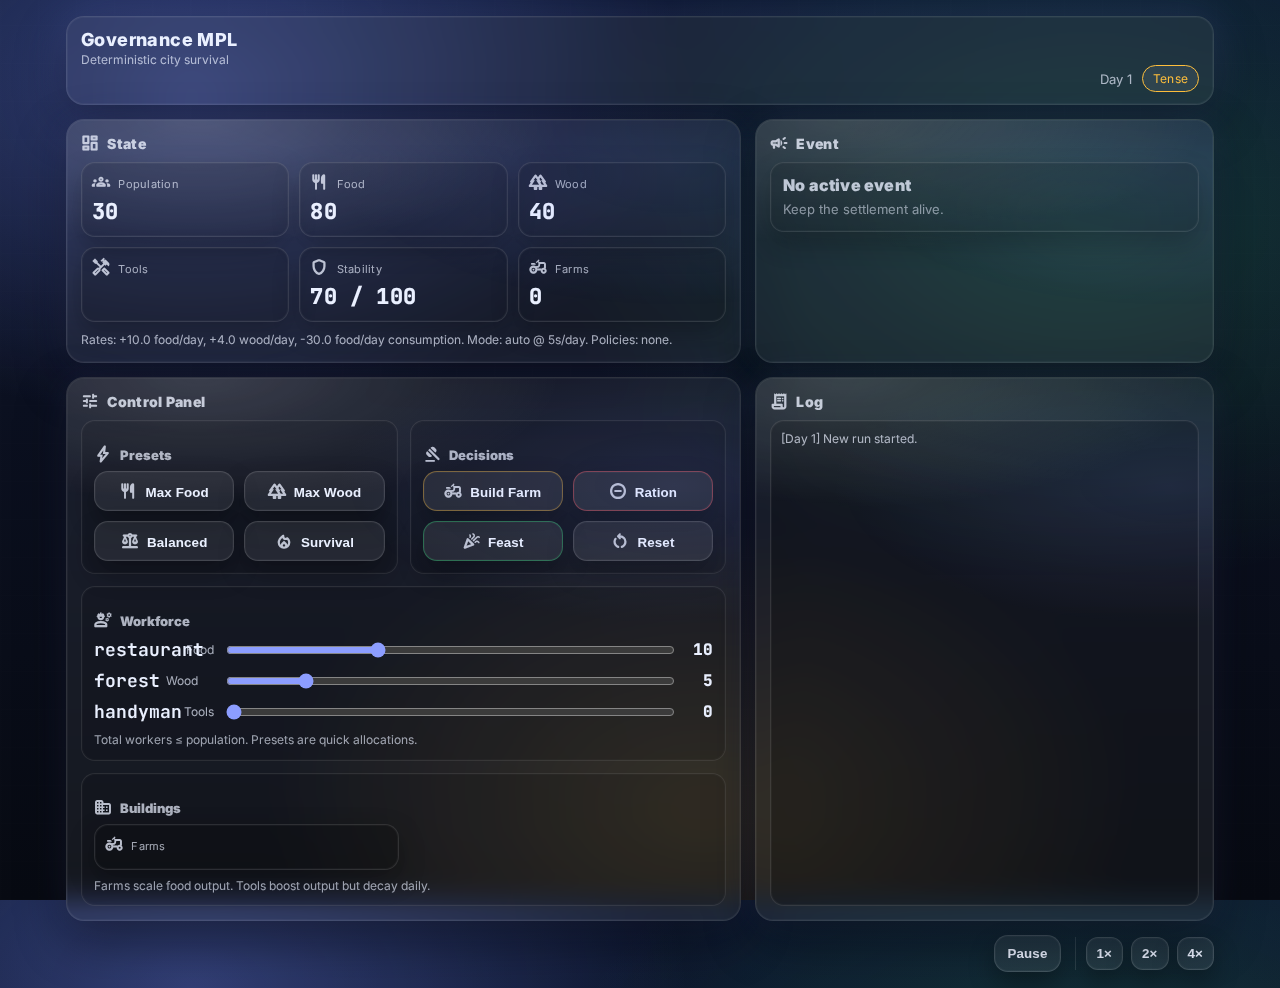
<file: index.html>
<!doctype html>
<html lang="en">
<head>
  <meta charset="utf-8" />
  <meta name="viewport" content="width=device-width,initial-scale=1" />
  <title>Governance MPL</title>
  <link rel="stylesheet" href="styles.css" />

  <!-- Google Fonts (free) -->
  <link rel="preconnect" href="https://fonts.googleapis.com">
  <link rel="preconnect" href="https://fonts.gstatic.com" crossorigin>
  <link href="https://fonts.googleapis.com/css2?family=Inter:wght@400;600;800&family=JetBrains+Mono:wght@600;800&display=swap" rel="stylesheet">

  <!-- Material Symbols (free icons) -->
  <link href="https://fonts.googleapis.com/css2?family=Material+Symbols+Rounded:opsz,wght,FILL,GRAD@20..48,500..700,0..1,-50..200" rel="stylesheet">
</head>

<body>
  <div class="app">
    <header class="topbar">
      <div class="titleBlock">
        <h1>Governance MPL</h1>
        <div class="submeta">Deterministic city survival</div>
      </div>

      <div class="meta">
        <span id="day"></span>
        <span id="statusBadge" class="badge"></span>
      </div>
    </header>

    <!-- DASHBOARD GRID (minimal scrolling) -->
    <main class="grid">
      <!-- LEFT: STATE (main KPIs) -->
      <section class="card card-state">
        <h2><span class="icon">dashboard</span>State</h2>

        <div class="stats kpis">
          <div class="stat">
            <label><span class="icon">groups</span>Population</label>
            <div id="pop"></div>
          </div>

          <div class="stat">
            <label><span class="icon">restaurant</span>Food</label>
            <div id="food"></div>
          </div>

          <div class="stat">
            <label><span class="icon">forest</span>Wood</label>
            <div id="wood"></div>
          </div>

          <div class="stat">
            <label><span class="icon">handyman</span>Tools</label>
            <div id="tools"></div>
          </div>

          <div class="stat">
            <label><span class="icon">shield</span>Stability</label>
            <div id="stab"></div>
          </div>

          <div class="stat">
            <label><span class="icon">agriculture</span>Farms</label>
            <div id="farms"></div>
          </div>
        </div>

        <div class="note" id="rates"></div>
      </section>

      <!-- RIGHT TOP: EVENT (prominent, always visible) -->
      <section class="card card-event">
        <h2><span class="icon">campaign</span>Event</h2>
        <div id="eventBox" class="event empty">
          <div class="event-title">No active event</div>
          <div class="event-body">Keep the settlement alive.</div>
        </div>
      </section>

      <!-- LEFT BOTTOM: CONTROL PANEL (presets + actions + sliders) -->
      <section class="card card-controls">
        <h2><span class="icon">tune</span>Control Panel</h2>

        <div class="controlGrid">
          <!-- Presets -->
          <div class="panel">
            <h3><span class="icon">bolt</span>Presets</h3>
            <div class="actions">
              <button type="button" data-preset="maxFood"><span class="icon">restaurant</span>Max Food</button>
              <button type="button" data-preset="maxWood"><span class="icon">forest</span>Max Wood</button>
              <button type="button" data-preset="balanced"><span class="icon">balance</span>Balanced</button>
              <button type="button" data-preset="survival"><span class="icon">local_fire_department</span>Survival</button>
            </div>
          </div>

          <!-- Actions -->
          <div class="panel">
            <h3><span class="icon">gavel</span>Decisions</h3>
            <div class="actions">
              <button type="button" data-action="buildFarm"><span class="icon">agriculture</span>Build Farm</button>
              <button type="button" data-action="ration"><span class="icon">do_not_disturb_on</span>Ration</button>
              <button type="button" data-action="feast"><span class="icon">celebration</span>Feast</button>
              <button type="button" id="reset"><span class="icon">restart_alt</span>Reset</button>
            </div>
          </div>

          <!-- Workforce -->
          <div class="panel">
            <h3><span class="icon">engineering</span>Workforce</h3>

            <div class="row">
              <label for="wfFood"><span class="icon">restaurant</span>Food</label>
              <input id="wfFood" type="range" min="0" max="50" value="10" />
              <span id="wfFoodVal">10</span>
            </div>

            <div class="row">
              <label for="wfWood"><span class="icon">forest</span>Wood</label>
              <input id="wfWood" type="range" min="0" max="50" value="5" />
              <span id="wfWoodVal">5</span>
            </div>

            <div class="row">
              <label for="wfTools"><span class="icon">handyman</span>Tools</label>
              <input id="wfTools" type="range" min="0" max="50" value="0" />
              <span id="wfToolsVal">0</span>
            </div>

            <div class="hint">Total workers ≤ population. Presets are quick allocations.</div>
          </div>

          <!-- Buildings summary -->
          <div class="panel">
            <h3><span class="icon">domain</span>Buildings</h3>
            <div class="stats">
              <div class="stat">
                <label><span class="icon">agriculture</span>Farms</label>
                <div id="farmsBld"></div>
              </div>
            </div>
            <div class="hint">Farms scale food output. Tools boost output but decay daily.</div>
          </div>
        </div>
      </section>

      <!-- RIGHT BOTTOM: LOG -->
      <section class="card card-log">
        <h2><span class="icon">receipt_long</span>Log</h2>
        <div id="log" class="log" aria-live="polite"></div>
      </section>
    </main>

    <footer class="footer">
      <button type="button" id="endDay"><span class="icon">skip_next</span>End Day</button>
      <button type="button" id="toggleTick"><span class="icon">pause_circle</span>Pause</button>

      <div class="speeds" aria-label="Speed controls">
        <button type="button" data-speed="10000">1×</button>
        <button type="button" data-speed="5000">2×</button>
        <button type="button" data-speed="2500">4×</button>
      </div>
    </footer>
  </div>

  <script src="game.js"></script>
</body>
</html>
</file>
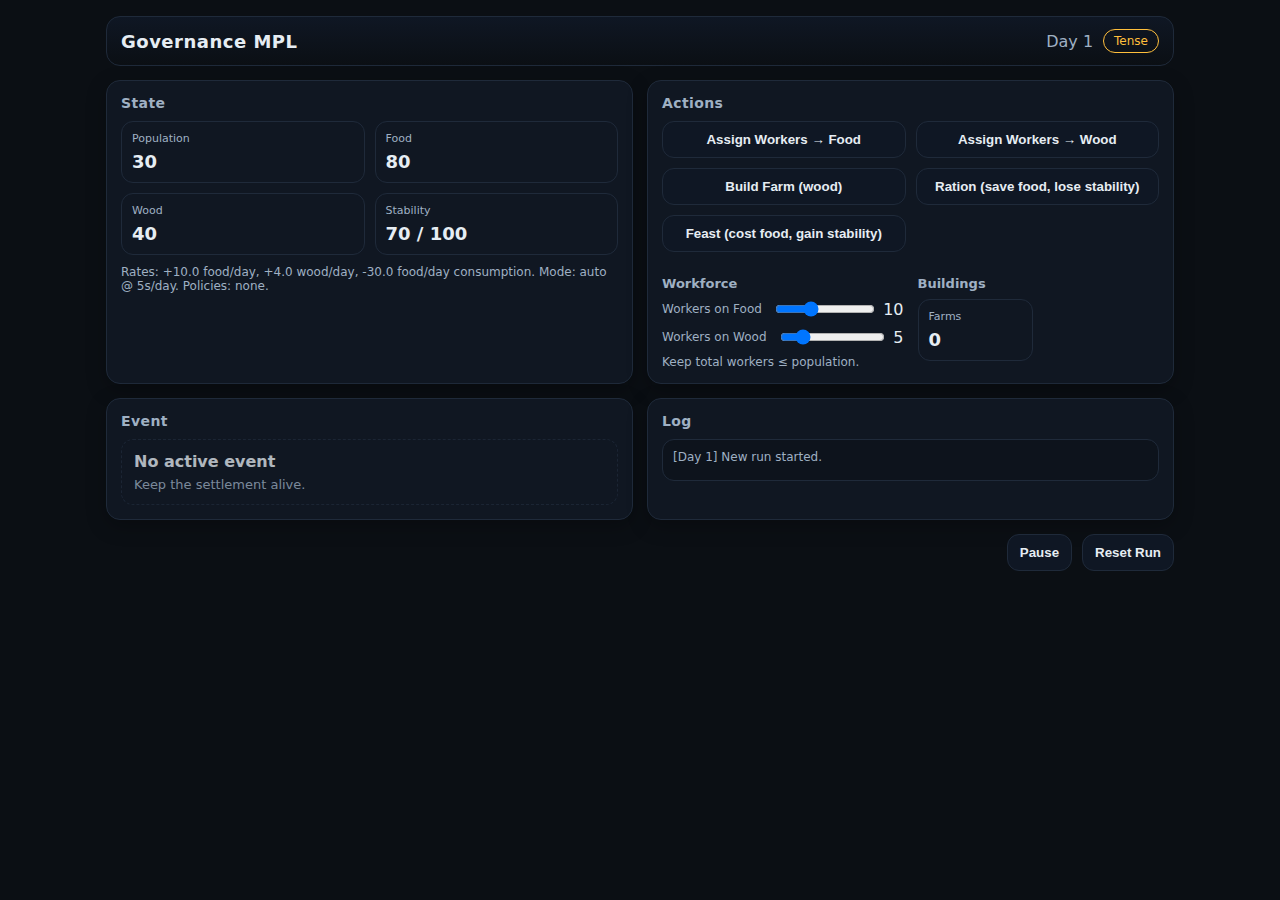
<file: Gov/index.html>
<!doctype html>
<html lang="en">
<head>
  <meta charset="utf-8" />
  <meta name="viewport" content="width=device-width,initial-scale=1" />
  <title>Governance MPL</title>
  <link rel="stylesheet" href="styles.css" />
</head>
<body>
  <div class="app">
    <header class="topbar">
      <h1>Governance MPL</h1>
      <div class="meta">
        <span id="day"></span>
        <span id="statusBadge" class="badge"></span>
      </div>
    </header>

    <main class="grid">
      <section class="card">
        <h2>State</h2>
        <div class="stats">
          <div class="stat"><label>Population</label><div id="pop"></div></div>
          <div class="stat"><label>Food</label><div id="food"></div></div>
          <div class="stat"><label>Wood</label><div id="wood"></div></div>
          <div class="stat"><label>Stability</label><div id="stab"></div></div>
        </div>
        <div class="note" id="rates"></div>
      </section>

      <section class="card">
        <h2>Actions</h2>
        <div class="actions">
          <button data-action="workFood">Assign Workers → Food</button>
          <button data-action="workWood">Assign Workers → Wood</button>
          <button data-action="buildFarm">Build Farm (wood)</button>
          <button data-action="ration">Ration (save food, lose stability)</button>
          <button data-action="feast">Feast (cost food, gain stability)</button>
        </div>

        <div class="split">
          <div>
            <h3>Workforce</h3>
            <div class="row">
              <label>Workers on Food</label>
              <input id="wfFood" type="range" min="0" max="50" value="10" />
              <span id="wfFoodVal"></span>
            </div>
            <div class="row">
              <label>Workers on Wood</label>
              <input id="wfWood" type="range" min="0" max="50" value="5" />
              <span id="wfWoodVal"></span>
            </div>
            <div class="hint">Keep total workers ≤ population.</div>
          </div>

          <div>
            <h3>Buildings</h3>
            <div class="stats">
              <div class="stat"><label>Farms</label><div id="farms"></div></div>
            </div>
          </div>
        </div>
      </section>

      <section class="card">
        <h2>Event</h2>
        <div id="eventBox" class="event empty">
          <div class="event-title">No active event</div>
          <div class="event-body">Keep the settlement alive.</div>
        </div>
      </section>

      <section class="card">
        <h2>Log</h2>
        <div id="log" class="log"></div>
      </section>
    </main>

   <footer class="footer">
  <button id="endDay">End Day</button>
  <button id="toggleTick">Pause</button>
  <button id="reset">Reset Run</button>
</footer>

  </div>

  <script src="game.js"></script>
</body>
</html>
</file>
<file: styles.css>
:root{
  /* Glass palette */
  --bg0:#070A12;
  --bg1:#0B1020;
  --bg2:#0D1730;

  --text:#EAF0FF;
  --muted: rgba(234,240,255,0.70);
  --line: rgba(255,255,255,0.10);

  --good:#37d67a;
  --bad:#ff5a5f;
  --warn:#ffbf3c;

  --shadow: rgba(0,0,0,0.45);
  --glow: rgba(120,140,255,0.22);

  --radius: 18px;

  /* Dashboard sizing */
  --appMax: 1180px;
  --gap: 14px;
}

*{ box-sizing:border-box; }

html, body{ height:100%; }

body{
  margin:0;
  font-family: "Inter", system-ui, -apple-system, Segoe UI, Roboto, Arial, sans-serif;
  color: var(--text);
  background:
    radial-gradient(900px 600px at 15% 10%, rgba(120,140,255,0.35), rgba(120,140,255,0) 55%),
    radial-gradient(900px 600px at 85% 25%, rgba(55,214,122,0.18), rgba(55,214,122,0) 60%),
    radial-gradient(800px 520px at 55% 90%, rgba(255,191,60,0.14), rgba(255,191,60,0) 55%),
    linear-gradient(180deg, var(--bg2) 0%, var(--bg1) 45%, var(--bg0) 100%);
}

/* Subtle grid overlay */
body::before{
  content:"";
  position:fixed; inset:0;
  pointer-events:none;
  background:
    repeating-linear-gradient(90deg,
      rgba(255,255,255,0.035) 0px,
      rgba(255,255,255,0.035) 1px,
      rgba(0,0,0,0) 2px,
      rgba(0,0,0,0) 38px
    ),
    repeating-linear-gradient(0deg,
      rgba(255,255,255,0.025) 0px,
      rgba(255,255,255,0.025) 1px,
      rgba(0,0,0,0) 2px,
      rgba(0,0,0,0) 38px
    );
  opacity:0.22;
  mix-blend-mode: overlay;
}

/* ---------- Base containers ---------- */
.app{
  max-width: var(--appMax);
  margin: 0 auto;
  padding: 16px;
  position:relative;
  z-index:1;
  min-height: 100%;
  display:flex;
  flex-direction:column;
  gap: var(--gap);
}

/* ---------- Topbar ---------- */
.topbar{
  border: 1px solid var(--line);
  border-radius: var(--radius);
  padding: 12px 14px;
  background: rgba(255,255,255,0.06);
  backdrop-filter: blur(14px);
  -webkit-backdrop-filter: blur(14px);
  box-shadow:
    0 18px 50px var(--shadow),
    0 0 0 1px rgba(255,255,255,0.04) inset,
    0 0 44px var(--glow);
}

.titleBlock{ display:flex; flex-direction:column; gap:2px; }
h1{ margin:0; font-size:18px; letter-spacing:0.4px; font-weight:800; }
.submeta{ font-size:12px; color: var(--muted); }

.meta{
  margin-top:-2px;
  display:flex;
  gap:10px;
  align-items:center;
  color: var(--muted);
  flex-wrap:wrap;
  justify-content:flex-end;
  font-size: 13px;
}

.badge{
  padding: 5px 10px;
  border-radius: 999px;
  border: 1px solid rgba(255,255,255,0.14);
  background: rgba(255,255,255,0.08);
  font-size: 12px;
  letter-spacing: 0.2px;
}

/* ---------- Icons ---------- */
.icon{
  font-family: "Material Symbols Rounded";
  font-weight: 650;
  font-style: normal;
  font-size: 18px;
  line-height: 1;
  display:inline-flex;
  vertical-align: -3px;
  margin-right: 8px;
  color: rgba(234,240,255,0.78);
  font-variation-settings: "FILL" 0, "wght" 650, "GRAD" 0, "opsz" 24;
}

/* ---------- Dashboard grid ---------- */
/* Goal: minimal scrolling. State + Controls on left, Event + Log on right. */
.grid{
  flex: 1;
  display:grid;
  grid-template-columns: 1.25fr 0.85fr;
  grid-template-rows: auto 1fr;
  gap: var(--gap);
  align-items:stretch;
}

.card-state   { grid-column: 1; grid-row: 1; }
.card-event   { grid-column: 2; grid-row: 1; }
.card-controls{ grid-column: 1; grid-row: 2; }
.card-log     { grid-column: 2; grid-row: 2; min-height: 340px; }

/* ---------- Cards ---------- */
.card{
  border: 1px solid var(--line);
  border-radius: var(--radius);
  padding: 14px;
  background: rgba(255,255,255,0.06);
  backdrop-filter: blur(14px);
  -webkit-backdrop-filter: blur(14px);
  box-shadow:
    0 18px 50px var(--shadow),
    0 0 0 1px rgba(255,255,255,0.04) inset,
    0 0 36px rgba(120,140,255,0.12);
  position:relative;
  overflow:hidden;
}

.card::before{
  content:"";
  position:absolute; inset:-2px;
  pointer-events:none;
  background:
    radial-gradient(600px 220px at 20% 0%, rgba(255,255,255,0.16), rgba(255,255,255,0) 60%),
    radial-gradient(520px 220px at 90% 20%, rgba(120,140,255,0.14), rgba(120,140,255,0) 65%);
  opacity:0.9;
}

.card h2{
  margin: 0 0 10px;
  font-size: 14px;
  color: rgba(234,240,255,0.80);
  font-weight: 900;
  letter-spacing: 0.3px;
}

.card h3{
  margin: 12px 0 8px;
  font-size: 13px;
  color: rgba(234,240,255,0.72);
  font-weight: 900;
}

/* ---------- Stats / KPIs ---------- */
.stats{
  display:grid;
  grid-template-columns: repeat(2, minmax(0, 1fr));
  gap: 10px;
}

.kpis{
  grid-template-columns: repeat(3, minmax(0, 1fr));
}

.stat{
  border: 1px solid rgba(255,255,255,0.12);
  border-radius: 14px;
  padding: 10px;
  background: rgba(0,0,0,0.18);
  box-shadow:
    0 10px 26px rgba(0,0,0,0.28),
    0 0 0 1px rgba(255,255,255,0.03) inset;
}

.stat label{
  display:block;
  font-size: 11px;
  color: rgba(234,240,255,0.68);
  margin-bottom: 6px;
  letter-spacing: 0.25px;
}

.stat div{
  font-size: 22px;
  font-weight: 950;
  letter-spacing: 0.2px;
  font-variant-numeric: tabular-nums;
  font-family: "JetBrains Mono", ui-monospace, SFMono-Regular, Menlo, Monaco, Consolas, "Liberation Mono", monospace;
}

.note{
  margin-top: 10px;
  font-size: 12px;
  color: var(--muted);
  line-height: 1.35;
}

/* ---------- Control Panel layout ---------- */
.controlGrid{
  display:grid;
  grid-template-columns: 1fr 1fr;
  gap: 12px;
}

.panel{
  border: 1px solid rgba(255,255,255,0.10);
  border-radius: 14px;
  padding: 12px;
  background: rgba(0,0,0,0.12);
  box-shadow: inset 0 0 0 1px rgba(255,255,255,0.02);
}

/* Workforce panel spans full width on left side for clarity */
.panel:nth-child(3),
.panel:nth-child(4){
  grid-column: 1 / -1;
}

/* ---------- Buttons / Actions ---------- */
.actions{
  display:grid;
  grid-template-columns: repeat(2, minmax(0, 1fr));
  gap: 10px;
}

button{
  cursor:pointer;
  border: 1px solid rgba(255,255,255,0.14);
  background: rgba(255,255,255,0.08);
  color: var(--text);
  padding: 10px 12px;
  border-radius: 14px;
  font-weight: 900;
  letter-spacing: 0.15px;
  box-shadow:
    0 12px 26px rgba(0,0,0,0.32),
    0 0 0 1px rgba(255,255,255,0.03) inset;
  transition: transform 140ms ease, box-shadow 140ms ease, border-color 140ms ease, background 140ms ease;
}

button:hover{
  border-color: rgba(255,255,255,0.22);
  background: rgba(255,255,255,0.12);
  box-shadow:
    0 16px 34px rgba(0,0,0,0.38),
    0 0 0 1px rgba(255,255,255,0.05) inset,
    0 0 26px rgba(120,140,255,0.18);
}

button:active{ transform: translateY(1px); }

button:disabled{
  opacity: 0.5;
  cursor:not-allowed;
  transform:none;
  box-shadow:none;
}

button:focus-visible{
  outline: 2px solid rgba(120,140,255,0.65);
  outline-offset: 2px;
}

button[data-preset]{ background: rgba(255,255,255,0.07); }
button[data-action="buildFarm"]{ border-color: rgba(255,191,60,0.40); }
button[data-action="ration"]{ border-color: rgba(255,90,95,0.42); }
button[data-action="feast"]{ border-color: rgba(55,214,122,0.40); }

/* ---------- Workforce rows ---------- */
.row{
  display:grid;
  grid-template-columns: 120px 1fr auto;
  gap: 10px;
  align-items:center;
  margin: 10px 0;
}

.row label{
  font-size: 12px;
  color: rgba(234,240,255,0.70);
  display:flex;
  align-items:center;
  gap: 6px;
}

.row label .icon{ margin-right:0; }

.row span{
  min-width: 3ch;
  text-align:right;
  font-weight: 950;
  font-variant-numeric: tabular-nums;
  color: var(--text);
  font-family: "JetBrains Mono", ui-monospace, SFMono-Regular, Menlo, Monaco, Consolas, "Liberation Mono", monospace;
}

input[type="range"]{
  width: 100%;
  accent-color: rgba(120,140,255,0.85);
}

.hint{
  font-size: 12px;
  color: rgba(234,240,255,0.65);
  margin-top: 8px;
  line-height: 1.3;
}

/* ---------- Event ---------- */
.event{
  border: 1px solid rgba(255,255,255,0.14);
  border-radius: 14px;
  padding: 12px;
  background: rgba(0,0,0,0.18);
  box-shadow:
    0 12px 28px rgba(0,0,0,0.30),
    0 0 0 1px rgba(255,255,255,0.03) inset;
}

.event.empty{ opacity: 0.78; }

.event-title{
  font-weight: 950;
  margin-bottom: 6px;
  letter-spacing: 0.2px;
}

.event-body{
  color: rgba(234,240,255,0.68);
  font-size: 13px;
  line-height: 1.35;
}

.event-actions{
  display:flex;
  gap: 10px;
  margin-top: 10px;
  flex-wrap: wrap;
}

.event-actions button{
  padding: 8px 10px;
  border-radius: 12px;
}

/* ---------- Log (scroll inside panel, not page) ---------- */
.card-log{
  display:flex;
  flex-direction:column;
  min-height: 340px;
}

.log{
  flex: 1;
  overflow:auto;
  border: 1px solid rgba(255,255,255,0.12);
  border-radius: 14px;
  padding: 10px;
  background: rgba(0,0,0,0.22);
  box-shadow: inset 0 0 0 1px rgba(255,255,255,0.03);
  font-size: 12px;
  color: rgba(234,240,255,0.72);
}

.log .line{ margin: 0 0 6px; }
.log .good{ color: var(--good); font-weight: 800; }
.log .bad{  color: var(--bad);  font-weight: 800; }
.log .warn{ color: var(--warn); font-weight: 800; }

/* ---------- Footer ---------- */
.footer{
  display:flex;
  gap: 10px;
  justify-content:flex-end;
  flex-wrap:wrap;
  align-items:center;
}

.speeds{
  display:inline-flex;
  gap: 8px;
  align-items:center;
  padding-left: 10px;
  margin-left: 4px;
  border-left: 1px solid rgba(255,255,255,0.12);
}

.speeds button{
  padding: 8px 10px;
  border-radius: 12px;
}

/* ---------- Responsive ---------- */
@media (max-width: 980px){
  .grid{
    grid-template-columns: 1fr;
    grid-template-rows: auto auto auto auto;
  }
  .card-state{ grid-column:1; grid-row:1; }
  .card-controls{ grid-column:1; grid-row:2; }
  .card-event{ grid-column:1; grid-row:3; }
  .card-log{ grid-column:1; grid-row:4; min-height: 280px; }
}

@media (max-width: 520px){
  .kpis{ grid-template-columns: repeat(2, minmax(0,1fr)); }
  .controlGrid{ grid-template-columns: 1fr; }
  .panel:nth-child(3),
  .panel:nth-child(4){ grid-column: auto; }
  .actions{ grid-template-columns: 1fr; }
  .row{ grid-template-columns: 1fr; }
  .row span{ text-align:left; }
  .meta{ justify-content:flex-start; }
  .speeds{ border-left:none; padding-left:0; margin-left:0; width:100%; justify-content:flex-end; }
}

/* ---------- Fallback for browsers without backdrop-filter ---------- */
@supports not ((backdrop-filter: blur(1px)) or (-webkit-backdrop-filter: blur(1px))){
  .topbar, .card{ background: rgba(18,24,40,0.85); }
}
</file>
<file: Gov/styles.css>
:root {
  --bg: #0b0f14;
  --card: #101722;
  --text: #e6edf3;
  --muted: #9fb0c3;
  --line: #1f2a3a;
  --good: #37d67a;
  --bad: #ff5a5f;
  --warn: #ffbf3c;
}

* { box-sizing: border-box; }
body {
  margin: 0;
  font-family: system-ui, -apple-system, Segoe UI, Roboto, Arial, sans-serif;
  background: var(--bg);
  color: var(--text);
}

.app { max-width: 1100px; margin: 0 auto; padding: 16px; }
.topbar {
  display: flex; align-items: center; justify-content: space-between;
  padding: 12px 14px; border: 1px solid var(--line);
  background: linear-gradient(180deg, #0f1724, #0b0f14);
  border-radius: 14px;
}
h1 { margin: 0; font-size: 18px; letter-spacing: 0.5px; }
.meta { display: flex; gap: 10px; align-items: center; color: var(--muted); }
.badge {
  padding: 4px 10px; border-radius: 999px;
  border: 1px solid var(--line);
  font-size: 12px;
}

.grid {
  margin-top: 14px;
  display: grid;
  grid-template-columns: 1fr 1fr;
  gap: 14px;
}

.card {
  border: 1px solid var(--line);
  background: var(--card);
  border-radius: 14px;
  padding: 14px;
  box-shadow: 0 6px 20px rgba(0,0,0,0.25);
}
.card h2 { margin: 0 0 10px; font-size: 14px; color: var(--muted); font-weight: 600; letter-spacing: 0.4px; }
.card h3 { margin: 12px 0 8px; font-size: 13px; color: var(--muted); font-weight: 600; }

.stats {
  display: grid;
  grid-template-columns: repeat(2, minmax(0, 1fr));
  gap: 10px;
}
.stat {
  border: 1px solid var(--line);
  border-radius: 12px;
  padding: 10px;
}
.stat label { display: block; font-size: 11px; color: var(--muted); margin-bottom: 6px; }
.stat div { font-size: 18px; font-weight: 650; }

.note { margin-top: 10px; font-size: 12px; color: var(--muted); }

.actions { display: grid; grid-template-columns: repeat(2, minmax(0, 1fr)); gap: 10px; }
button {
  cursor: pointer;
  border: 1px solid var(--line);
  background: #0f1724;
  color: var(--text);
  padding: 10px 12px;
  border-radius: 12px;
  font-weight: 600;
}
button:hover { border-color: #2a3a54; }
button:disabled { opacity: 0.5; cursor: not-allowed; }

.split { display: grid; grid-template-columns: 1fr 1fr; gap: 14px; margin-top: 12px; }
.row { display: grid; grid-template-columns: 1fr 1fr auto; gap: 10px; align-items: center; margin: 8px 0; }
.row label { font-size: 12px; color: var(--muted); }
input[type="range"] { width: 100%; }

.hint { font-size: 12px; color: var(--muted); margin-top: 8px; }

.event {
  border: 1px dashed var(--line);
  border-radius: 12px;
  padding: 12px;
}
.event.empty { opacity: 0.75; }
.event-title { font-weight: 700; margin-bottom: 6px; }
.event-body { color: var(--muted); font-size: 13px; }
.event-actions { display: flex; gap: 10px; margin-top: 10px; flex-wrap: wrap; }

.log {
  max-height: 260px;
  overflow: auto;
  border: 1px solid var(--line);
  border-radius: 12px;
  padding: 10px;
  background: rgba(0,0,0,0.15);
  font-size: 12px;
  color: var(--muted);
}
.log .line { margin: 0 0 6px; }
.log .good { color: var(--good); }
.log .bad { color: var(--bad); }
.log .warn { color: var(--warn); }

.footer {
  margin-top: 14px;
  display: flex;
  gap: 10px;
  justify-content: flex-end;
}
</file>
